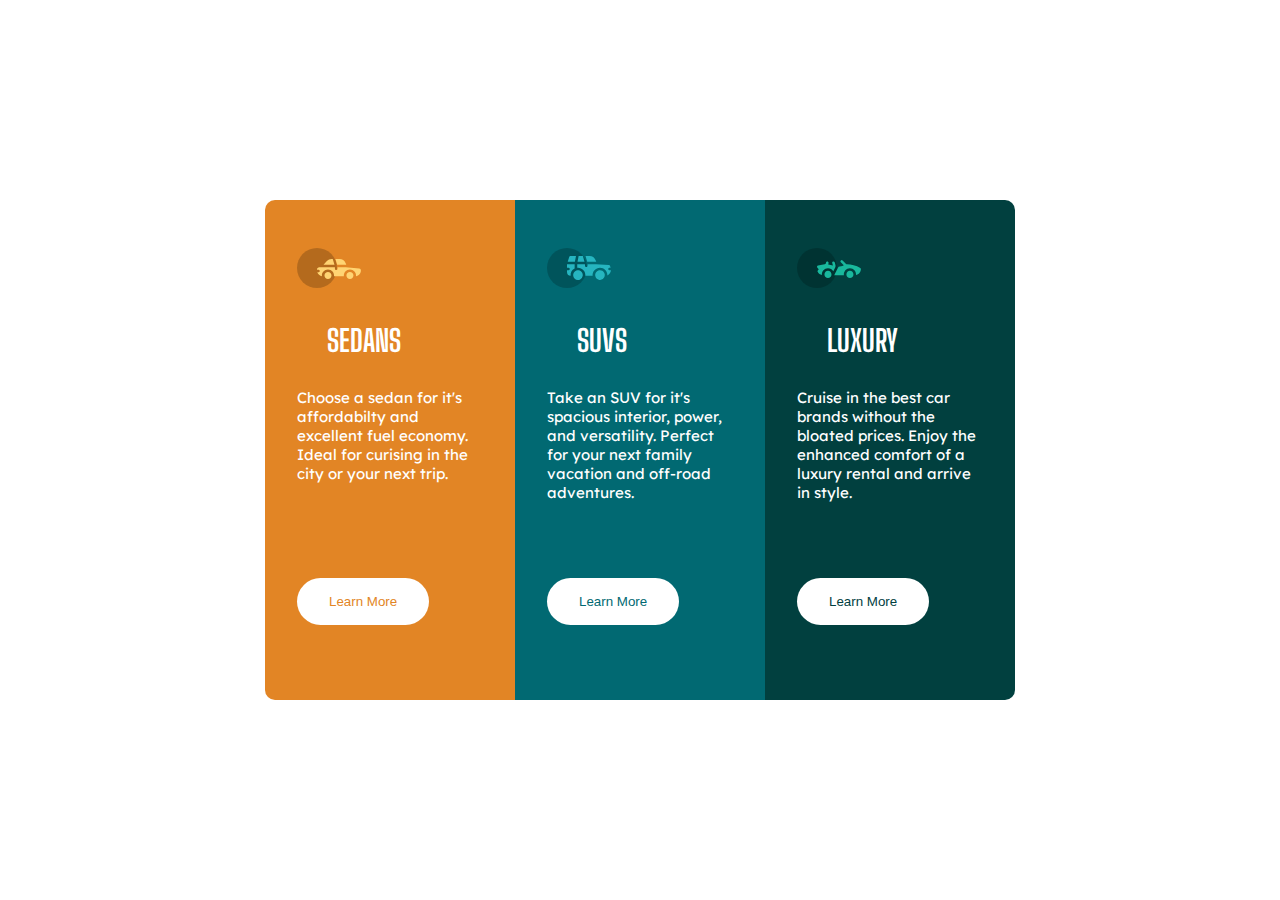
<file: index.html>
<!DOCTYPE html>
<html lang="en">
  <head>
    <meta charset="UTF-8" />
    <meta http-equiv="X-UA-Compatible" content="IE=edge" />
    <meta name="viewport" content="width=device-width, initial-scale=1.0" />
    <title>Flexbox</title>
    <link rel="shortcut icon" href="images/favicon-32x32.png" type="image/x-icon">
    <link rel="stylesheet" href="style.css" />
  </head>
  <body>
    <main>
        <div class="card">
          <img src="images/icon-sedans.svg" alt="logo" />
          <h2>SEDANS</h2>
          <p>
            Choose a sedan for it's affordabilty and excellent fuel economy. 
            Ideal for curising in the city or your next trip.
          </p>
          <button class="btn-yellow">Learn More</button>
        </div>
        <div class="card">
          <img src="images/icon-suvs.svg" alt="logo" />
          <h2>SUVS</h2>
          <p>
            Take an SUV for it's spacious interior, power, and versatility. 
            Perfect for your next family vacation and off-road adventures.
          </p>
          <button>Learn More</button>
        </div>
        <div class="card">
          <img src="images/icon-luxury.svg" alt="logo" />
          <h2>LUXURY</h2>
          <p>
            Cruise in the best car brands without the bloated prices. 
            Enjoy the enhanced comfort of a luxury rental and arrive in style.
          </p>
          <button>Learn More</button>
        </div>
        

    </main>
  </body>
</html>
</file>
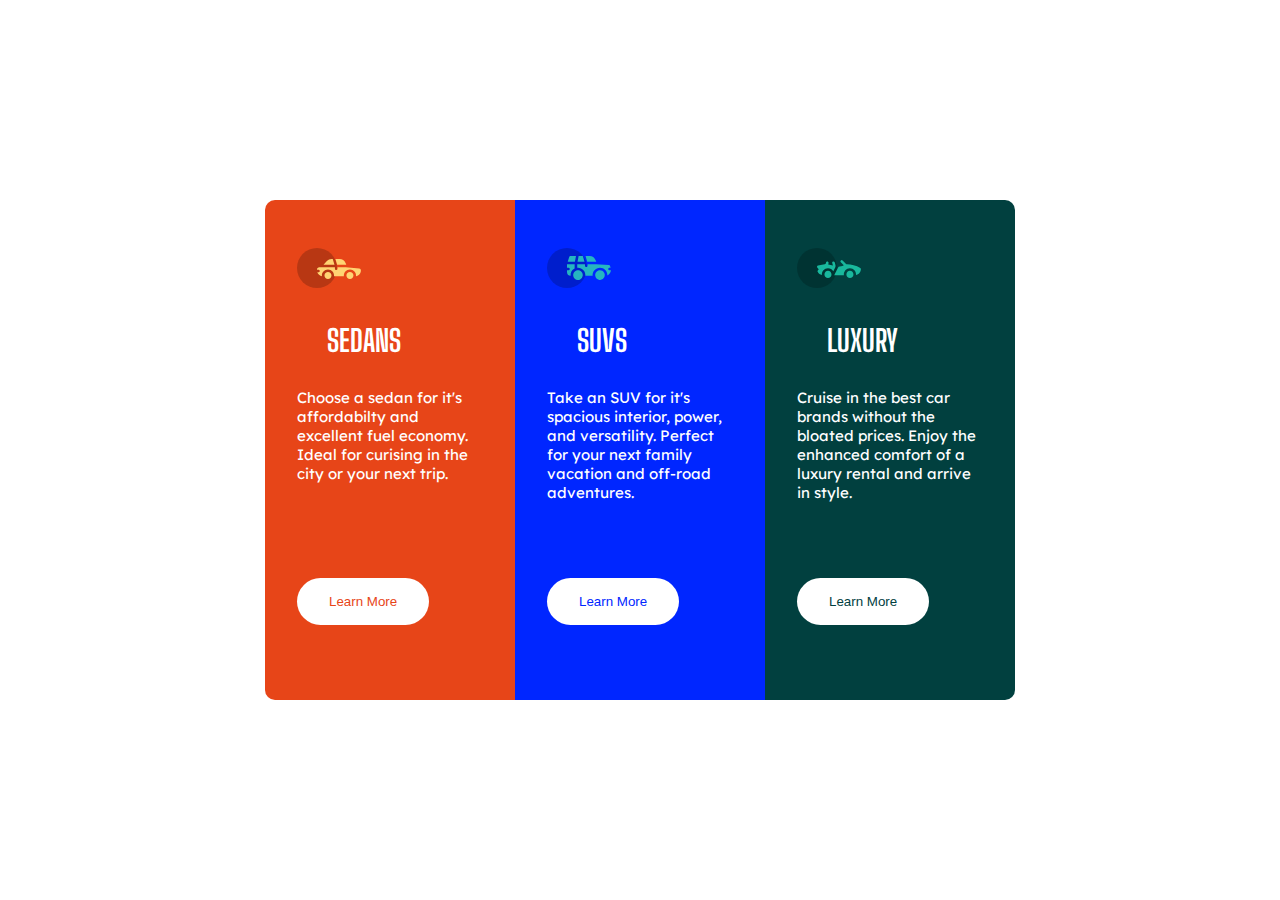
<file: grid.html>
<!DOCTYPE html>
<html lang="en">
  <head>
    <meta charset="UTF-8" />
    <meta http-equiv="X-UA-Compatible" content="IE=edge" />
    <meta name="viewport" content="width=device-width, initial-scale=1.0" />
    <title>Grid</title>
    <link rel="shortcut icon" href="images/favicon-32x32.png" type="image/x-icon">
    <link rel="stylesheet" href="grid.css" />
  </head>
  <body>
    <main>
        <div class="card">
          <img src="images/icon-sedans.svg" alt="logo" />
          <h2>SEDANS</h2>
          <p>
            Choose a sedan for it's affordabilty and excellent fuel economy. 
            Ideal for curising in the city or your next trip.
          </p>
          <button class="btn-yellow">Learn More</button>
        </div>
        <div class="card">
          <img src="images/icon-suvs.svg" alt="logo" />
          <h2>SUVS</h2>
          <p>
            Take an SUV for it's spacious interior, power, and versatility. 
            Perfect for your next family vacation and off-road adventures.
          </p>
          <button>Learn More</button>
        </div>
        <div class="card">
          <img src="images/icon-luxury.svg" alt="logo" />
          <h2>LUXURY</h2>
          <p>
            Cruise in the best car brands without the bloated prices. 
            Enjoy the enhanced comfort of a luxury rental and arrive in style.
          </p>
          <button>Learn More</button>
        </div>
        

    </main>
  </body>
</html>
</file>
<file: style.css>
@import url('https://fonts.googleapis.com/css2?family=Big+Shoulders+Display:wght@700&family=Lexend+Deca&display=swap');


* {
    margin: 0;
    padding: 0;
    box-sizing: border-box;
}

main {
    display: flex;
    flex-wrap: wrap;
    width: auto;
    margin: auto;
    justify-content: center;
    align-items: center;
    height: 100vh;
}

.card {
    padding: 3em 2em;
    color: white;
    width: 250px;
    height: 500px;
}

.card button {
    background-color: #f4f2f0;
}

.card button:hover {
    cursor: pointer;
    background: transparent;
    border: 1px solid #f4f2f0;
    color: white !important;
}

.card:first-child {
    background-color: #e28525;
    border-top-left-radius: 10px;
    border-bottom-left-radius: 10px;
}

.card:first-child button {
    color:#e28525;
}

.card:nth-child(2) {
    background-color: #016972;
}

.card:nth-child(2) button {
    color: #016972;
}

.card:last-child {
    background-color: #01403f;
    border-top-right-radius: 10px;
    border-bottom-right-radius: 10px;
}

.card:last-child button {
    color: #01403f
}


.card h2 {
    padding: 1em;
    font-size: 30px;
    font-weight: 700;
    font-family: 'Big Shoulders Display', cursive;
    font-stretch: ultra-condensed;
}
.card p {
    font-family: 'Lexend Deca', sans-serif;
    font-size: 15px;
    font-weight: 400;
    height: 150px;
}
.card button {
    margin: 3em 0;
    padding: 1rem 2rem;
    border-radius: 1.5rem;
    background-color: white;
    border: none;
}


@media screen and (max-width: 1070px) {

    .card {
        margin: 2rem;

        border-radius: 10px !important;
    }
    
}
</file>
<file: grid.css>
@import url('https://fonts.googleapis.com/css2?family=Big+Shoulders+Display:wght@700&family=Lexend+Deca&display=swap');


* {
    margin: 0;
    padding: 0;
    box-sizing: border-box;
}

body {
    display: flex;
    height: 100vh;
    justify-content: center;
    align-items: center;
}

main {
    display: grid;
    grid-template-columns: max-content max-content max-content;
    column-gap: 0px !important;
    width: auto;
    margin: auto;
    align-items: center;
    height: 100vh;
}

.card {
    padding: 3em 2em;
    color: white;
    width: 250px;
    height: 500px;
    flex: auto;
}

.card button {
    background-color: #f4f2f0;
}

.card button:hover {
    cursor: pointer;
    background: transparent;
    border: 1px solid #f4f2f0;
    color: white !important;
}

.card:first-child {
    background-color: #e74518;
    border-top-left-radius: 10px;
    border-bottom-left-radius: 10px;
}

.card:first-child button {
    color:#e74518;
}

.card:nth-child(2) {
    background-color: #0026ff;
}

.card:nth-child(2) button {
    color: #0026ff;
}

.card:last-child {
    background-color: #01403f;
    border-top-right-radius: 10px;
    border-bottom-right-radius: 10px;
}

.card:last-child button {
    color: #01403f
}


.card h2 {
    padding: 1em;
    font-size: 30px;
    font-weight: 700;
    font-family: 'Big Shoulders Display', cursive;
    font-stretch: ultra-condensed;
}
.card p {
    font-family: 'Lexend Deca', sans-serif;
    font-size: 15px;
    font-weight: 400;
    height: 150px;
}
.card button {
    margin: 3em 0;
    padding: 1rem 2rem;
    border-radius: 1.5rem;
    background-color: white;
    border: none;
}

@media screen and (max-width: 900px) {
    main {
        grid-template-columns: auto auto;
    }

    .card {
        margin: 2rem;
        border-radius: 10px !important;
    }
}

@media screen and (max-width: 800px) {
    main {
        grid-template-columns: auto;
    }

    
}
</file>
